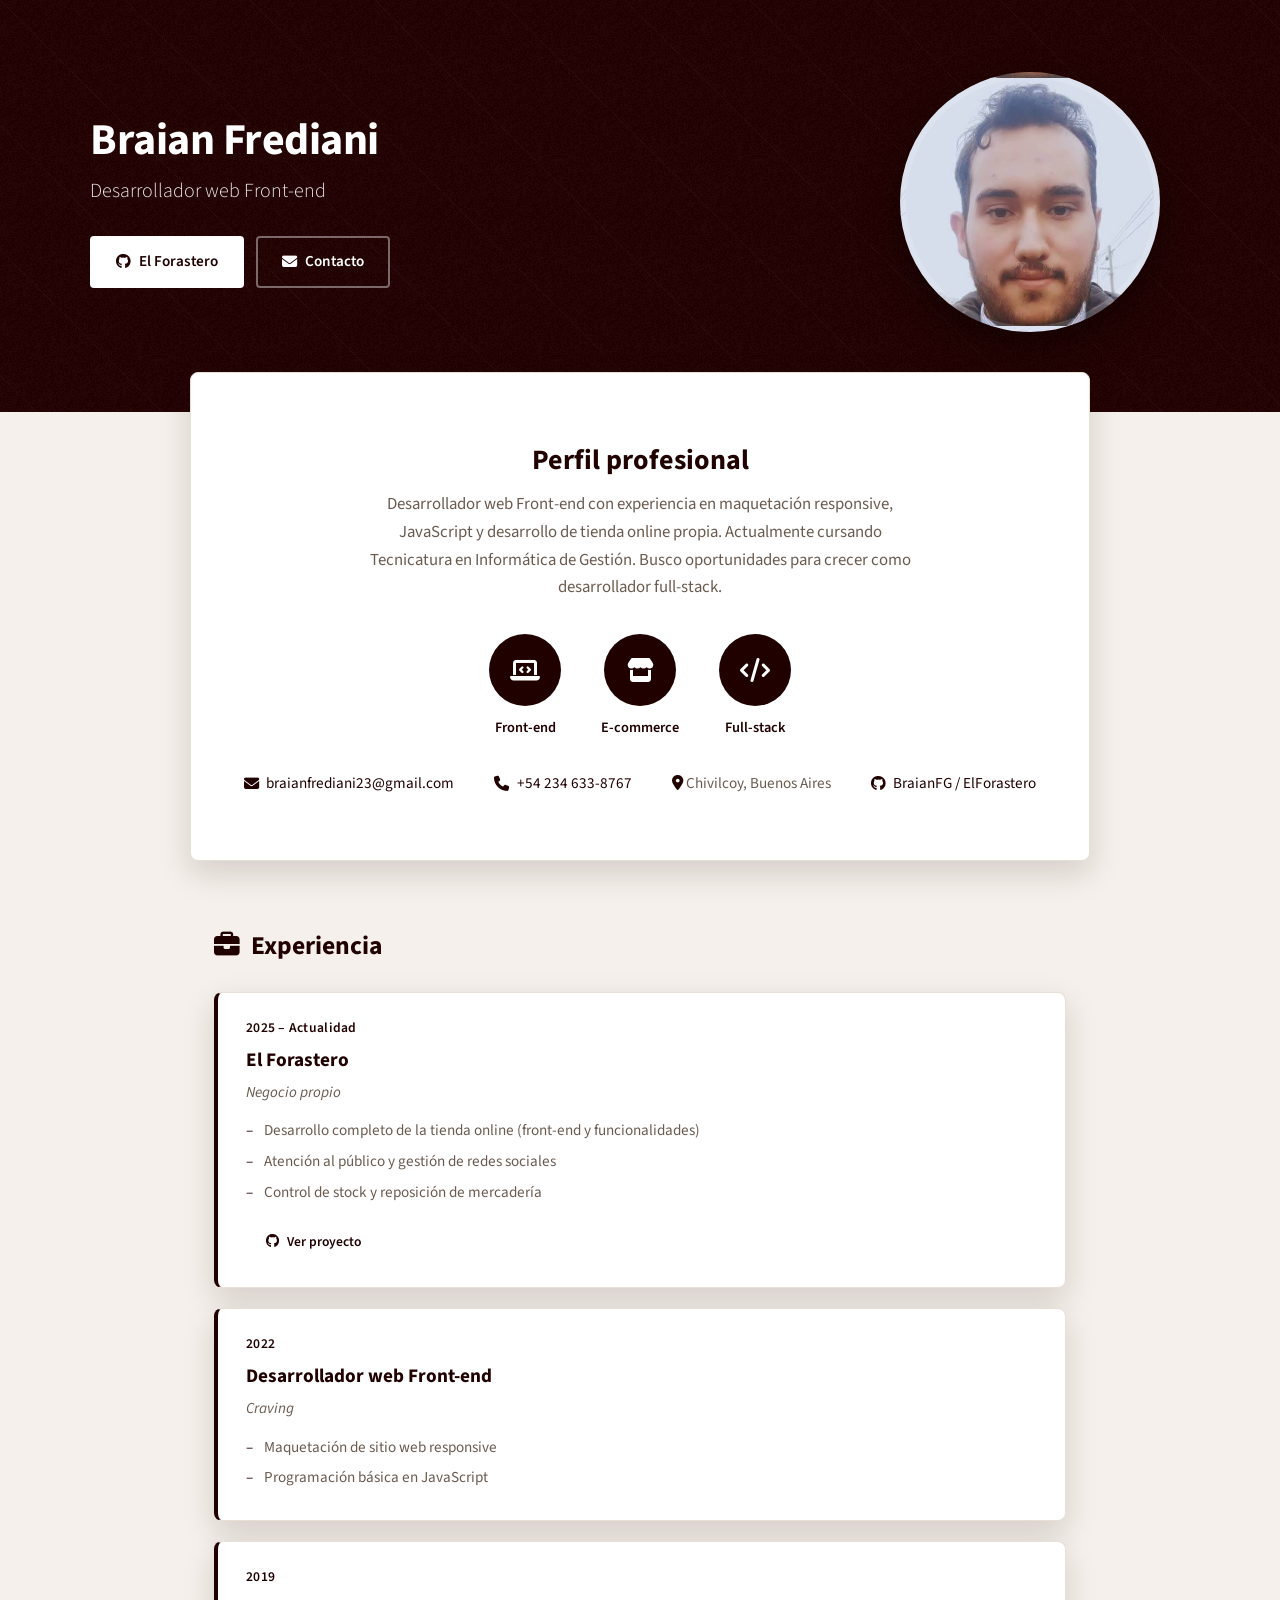
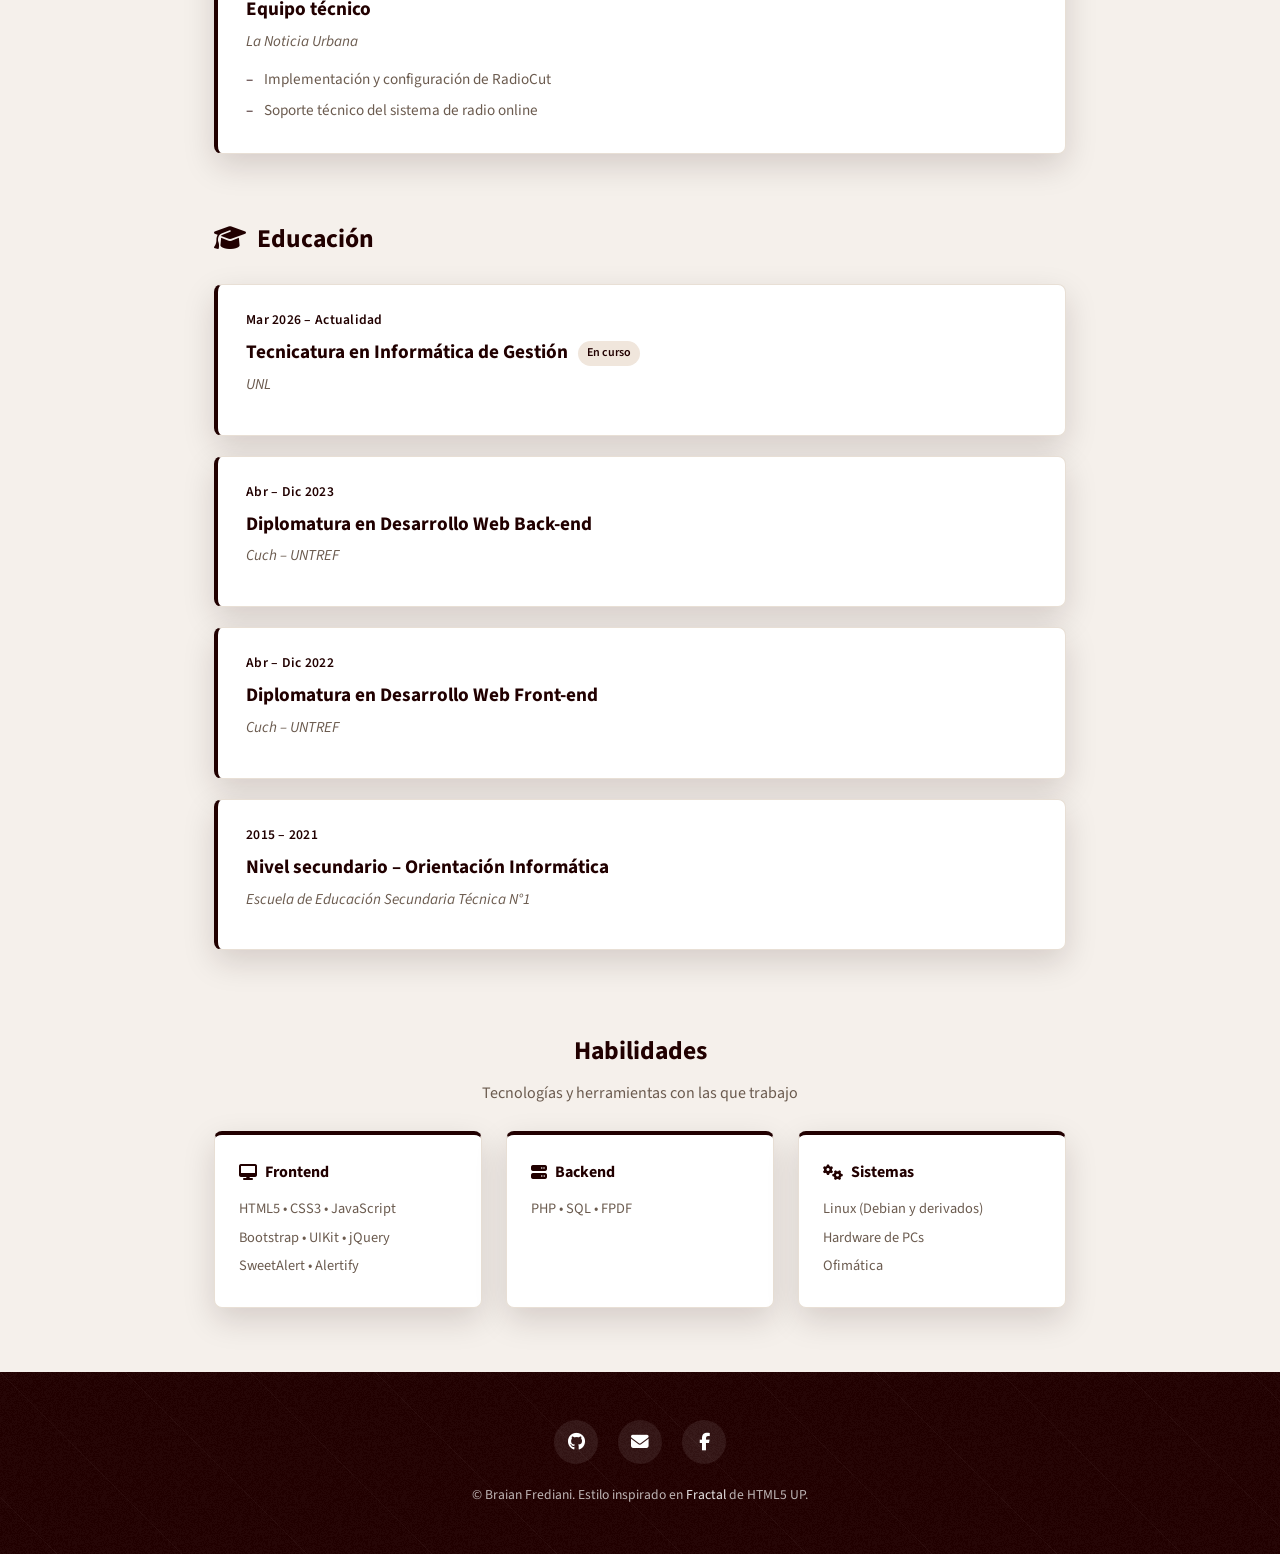
<file: braian/index.html>
<!DOCTYPE html>
<html lang="es">
<head>
  <meta charset="UTF-8">
  <meta name="viewport" content="width=device-width, initial-scale=1.0">
  <title>Braian Frediani | Desarrollador Front-end</title>
  <!-- Descripción SEO -->
  <meta name="description" content="Desarrollador web Front-end con experiencia en maquetación responsive, JavaScript y desarrollo de tienda online propia. Actualmente cursando Tecnicatura en Informática de Gestión. Busco oportunidades para crecer como desarrollador full-stack.">
  <meta name="author" content="Braian Frediani">
  <!-- Open Graph -->
  <meta property="og:type" content="website">
  <meta property="og:title" content="Braian Frediani | Desarrollador Front-end">
  <meta property="og:description" content="Desarrollador web Front-end con experiencia en maquetación responsive, JavaScript y desarrollo de tienda online propia. Actualmente cursando Tecnicatura en Informática de Gestión. Busco oportunidades para crecer como desarrollador full-stack.">
  <meta property="og:image" content="https://elforasterocms.dev.ar/images/braian.jpeg">
  <meta property="og:image:alt" content="Foto de Braian Frediani">
  <meta property="og:locale" content="es_AR">
  <!-- Twitter Card -->
  <meta name="twitter:card" content="summary">
  <meta name="twitter:title" content="Braian Frediani | Desarrollador Front-end">
  <meta name="twitter:description" content="Desarrollador web Front-end con experiencia en maquetación responsive, JavaScript y desarrollo de tienda online propia. Actualmente cursando Tecnicatura en Informática de Gestión. Busco oportunidades para crecer como desarrollador full-stack.">
  <meta name="twitter:image" content="https://elforasterocms.dev.ar/images/braian.jpeg">
  <link rel="preconnect" href="https://fonts.googleapis.com">
  <link rel="preconnect" href="https://fonts.gstatic.com" crossorigin>
  <link href="https://fonts.googleapis.com/css2?family=Source+Sans+3:wght@300;400;600;700&display=swap" rel="stylesheet">
  <link rel="stylesheet" href="https://cdnjs.cloudflare.com/ajax/libs/font-awesome/6.5.1/css/all.min.css">
  <style>
    :root {
      --bg: #f5f0eb;
      --white: #ffffff;
      --text: #210000;
      --muted: #6b5b4f;
      --accent: #210000;
      --accent-dark: #210000;
      --accent-light: #3a1a0a;
      --dark: #210000;
      --dark-soft: #3a1a0a;
      --border: #e8dfd5;
      --shadow: 0 0.5rem 1.5rem rgba(33, 0, 0, 0.12);
      --card-shadow: 0 0.75rem 2rem rgba(33, 0, 0, 0.15);
    }
    * {
      margin: 0;
      padding: 0;
      box-sizing: border-box;
    }
    html {
      scroll-behavior: smooth;
    }
    body {
      font-family: 'Source Sans 3', system-ui, -apple-system, sans-serif;
      background: var(--bg);
      color: var(--text);
      line-height: 1.65;
      font-size: 16px;
    }
    a {
      color: var(--accent);
      text-decoration: none;
      transition: color 0.2s;
    }
    a:hover {
      color: var(--accent-light);
    }

    /* ========== HEADER (estilo Fractal) ========== */
    #header {
      background: #210000;
      color: #fff;
      padding: 4.5rem 2rem 5rem;
      position: relative;
      overflow: hidden;
        background-image: url('../assets/css/images/overlay.png'), url('../assets/css/images/pattern-size1.svg');
    }
    #header .inner {
      max-width: 1100px;
      margin: 0 auto;
      display: grid;
      grid-template-columns: 1fr 320px;
      gap: 3rem;
      align-items: center;
    }
    #header h1 {
      font-size: 2.75rem;
      font-weight: 700;
      letter-spacing: -0.5px;
      line-height: 1.15;
      margin-bottom: 0.5rem;
    }
    #header h1 a {
      color: #fff;
      text-decoration: none;
    }
    #header .role {
      font-size: 1.25rem;
      font-weight: 300;
      opacity: 0.9;
      margin-bottom: 1.75rem;
    }
    #header .actions {
      list-style: none;
      display: flex;
      flex-wrap: wrap;
      gap: 0.75rem;
    }

    .button {
      display: inline-flex;
      align-items: center;
      gap: 0.5rem;
      padding: 0.7rem 1.5rem;
      border-radius: 4px;
      font-weight: 600;
      font-size: 0.95rem;
      transition: all 0.2s;
      border: 2px solid transparent;
      cursor: pointer;
    }
    .button.primary {
      background: #fff;
      color: #210000;
    }
    .button.primary:hover {
      background: #f0e6dc;
      color: #210000;
    }
    .button.secondary {
      background: transparent;
      border-color: rgba(255,255,255,0.4);
      color: #fff;
    }
    .button.secondary:hover {
      border-color: #fff;
      color: #fff;
    }
    /* Avatar estilo círculo */
    .header-avatar {
      width: 260px;
      height: 260px;
      border-radius: 50%;
      background-image: url('../images/braian.jpeg');
      background-size: cover;
      background-position: center;
      border: 6px solid rgba(255,255,255,0.15);
      box-shadow: 0 1rem 2.5rem rgba(0,0,0,0.4);
      margin: 0 auto;
    }
    /* ========== SECCIONES ========== */
    .wrapper {
      max-width: 900px;
      margin: 0 auto;
      padding: 4rem 1.5rem;
    }
    .wrapper.special {
      text-align: center;
      background: var(--white);
      box-shadow: var(--card-shadow);
      margin-top: -2.5rem;
      border-radius: 8px;
      position: relative;
      z-index: 2;
      max-width: 900px;
      border: 1px solid var(--border);
    }
    .wrapper.special h2 {
      font-size: 1.75rem;
      font-weight: 700;
      color: var(--dark);
      margin-bottom: 0.5rem;
    }
    .wrapper.special p.lead {
      color: var(--muted);
      max-width: 560px;
      margin: 0 auto 2rem;
      font-size: 1.05rem;
    }
    /* Iconos estilo Fractal */
    .icons-major {
      list-style: none;
      display: flex;
      justify-content: center;
      flex-wrap: wrap;
      gap: 2.5rem;
      margin-top: 1.5rem;
    }
    .icons-major li {
      text-align: center;
    }
    .icons-major .icon {
      display: inline-flex;
      align-items: center;
      justify-content: center;
      width: 4.5rem;
      height: 4.5rem;
      border-radius: 50%;
      background: var(--accent);
      color: #fff;
      font-size: 1.5rem;
      margin-bottom: 0.6rem;
      transition: transform 0.2s, background 0.2s;
    }
    .icons-major li:hover .icon {
      transform: scale(1.08);
      background: var(--accent-light);
    }
    .icons-major span.label {
      display: block;
      font-size: 0.9rem;
      font-weight: 600;
      color: var(--dark);
    }
    /* Contacto rápido */
    .contact-bar {
      display: flex;
      flex-wrap: wrap;
      justify-content: center;
      gap: 1.5rem 2.5rem;
      margin-top: 2rem;
      font-size: 0.95rem;
      color: var(--muted);
    }
    .contact-bar a {
      display: inline-flex;
      align-items: center;
      gap: 0.45rem;
      color: var(--text);
    }
    .contact-bar a:hover {
      color: var(--accent);
    }
    .contact-bar i {
      color: var(--accent);
    }
    /* ========== CARDS DE EXPERIENCIA / EDUCACIÓN ========== */
    .cards-grid {
      display: grid;
      grid-template-columns: 1fr;
      gap: 1.25rem;
      margin-top: 0.5rem;
    }
    .exp-card {
      background: var(--white);
      border-radius: 8px;
      padding: 1.5rem 1.75rem;
      box-shadow: var(--card-shadow);
      border: 1px solid var(--border);
      border-left: 4px solid var(--accent);
      transition: transform 0.2s, box-shadow 0.2s;
      text-align: left;
    }
    .exp-card:hover {
      transform: translateY(-2px);
      box-shadow: 0 1rem 2.5rem rgba(33, 0, 0, 0.18);
    }
    .exp-card .meta {
      font-size: 0.85rem;
      color: var(--accent);
      font-weight: 600;
      margin-bottom: 0.35rem;
      letter-spacing: 0.02em;
    }
    .exp-card h3 {
      font-size: 1.2rem;
      font-weight: 700;
      color: var(--dark);
      margin-bottom: 0.2rem;
    }
    .exp-card .company {
      font-style: italic;
      color: var(--muted);
      font-size: 0.95rem;
      margin-bottom: 0.85rem;
    }
    .exp-card ul {
      list-style: none;
      padding-left: 0;
      margin-bottom: 0;
    }
    .exp-card ul li {
      position: relative;
      padding-left: 1.15rem;
      margin-bottom: 0.35rem;
      color: var(--muted);
      font-size: 0.95rem;
    }
    .exp-card ul li::before {
      content: "–";
      position: absolute;
      left: 0;
      color: var(--accent);
    }
    .exp-card .card-actions {
      margin-top: 1rem;
    }
    .badge {
      display: inline-block;
      background: #f0e6dc;
      color: var(--dark);
      font-size: 0.75rem;
      font-weight: 600;
      padding: 0.15rem 0.55rem;
      border-radius: 999px;
      margin-left: 0.4rem;
      vertical-align: middle;
    }
    /* Skills grid */
    .skills-grid {
      display: grid;
      grid-template-columns: repeat(auto-fit, minmax(220px, 1fr));
      gap: 1.5rem;
      margin-top: 1.5rem;
    }
    .skill-card {
      background: var(--white);
      border-radius: 8px;
      padding: 1.5rem;
      box-shadow: var(--card-shadow);
      border: 1px solid var(--border);
      border-top: 4px solid var(--accent);
      transition: transform 0.2s, box-shadow 0.2s;
    }
    .skill-card:hover {
      transform: translateY(-3px);
      box-shadow: 0 1rem 2.5rem rgba(33, 0, 0, 0.2);
    }
    .skill-card h4 {
      font-size: 1rem;
      font-weight: 700;
      margin-bottom: 0.75rem;
      color: var(--dark);
      display: flex;
      align-items: center;
      gap: 0.5rem;
    }
    .skill-card h4 i {
      color: var(--accent);
    }
    .skill-card ul {
      list-style: none;
      font-size: 0.9rem;
      color: var(--muted);
    }
    .skill-card ul li {
      margin-bottom: 0.3rem;
    }
    /* Section titles */
    .section-title {
      font-size: 1.6rem;
      font-weight: 700;
      color: var(--dark);
      margin-bottom: 1.5rem;
    }
    .section-title i {
      color: var(--accent);
      margin-right: 0.4rem;
    }
    /* ========== FOOTER ========== */
    #footer {
      background: #210000;
      background-image: url('../assets/css/images/overlay.png'), url('../assets/css/images/pattern-size1.svg');
      color: rgba(255,255,255,0.7);
      text-align: center;
      padding: 3rem 1.5rem;
    }
    #footer .icons {
      list-style: none;
      display: flex;
      justify-content: center;
      gap: 1.25rem;
      margin-bottom: 1.25rem;
    }
    #footer .icons a {
      display: inline-flex;
      align-items: center;
      justify-content: center;
      width: 2.75rem;
      height: 2.75rem;
      border-radius: 50%;
      background: rgba(255,255,255,0.08);
      color: #fff;
      font-size: 1.1rem;
      transition: background 0.2s;
    }
    #footer .icons a:hover {
      background: rgba(255,255,255,0.2);
      color: #fff;
    }
    #footer .copyright {
      font-size: 0.85rem;
    }
    #footer .copyright a {
      color: rgba(255,255,255,0.9);
    }
    /* ========== RESPONSIVE ========== */
    @media (max-width: 900px) {
      #header .inner {
        grid-template-columns: 1fr;
        text-align: center;
      }
      .header-avatar {
        width: 200px;
        height: 200px;
        order: -1;
      }
      #header .actions {
        justify-content: center;
      }
      #header h1 {
        font-size: 2.2rem;
      }
    }
    @media (max-width: 480px) {
      #header {
        padding: 3rem 1.25rem 4rem;
      }
      #header h1 {
        font-size: 1.85rem;
      }
      .wrapper.special {
        margin-top: -1.5rem;
        padding: 2.5rem 1.25rem;
      }
      .icons-major {
        gap: 1.5rem;
      }
      .exp-card {
        padding: 1.25rem 1.35rem;
      }
    }
  </style>
</head>
<body>
  <!-- Header estilo Fractal -->
  <header id="header">
    <div class="inner">
      <div class="content">
        <h1><a href="#">Braian Frediani</a></h1>
        <p class="role">Desarrollador web Front-end</p>
        <ul class="actions">
          <li>
            <a href="https://github.com/BraianFG/ElForastero" target="_blank" rel="noopener" class="button primary">
              <i class="fab fa-github"></i> El Forastero
            </a>
          </li>
          <li>
            <a href="mailto:braianfrediani23@gmail.com" class="button secondary">
              <i class="fas fa-envelope"></i> Contacto
            </a>
          </li>
        </ul>
      </div>
      <div class="header-avatar" role="img" aria-label="Foto de Braian Frediani"></div>
    </div>
  </header>

  <!-- Sección especial: Perfil + Contacto -->
  <section class="wrapper special">
    <h2>Perfil profesional</h2>
    <p class="lead">
      Desarrollador web Front-end con experiencia en maquetación responsive, JavaScript y desarrollo de tienda online propia. Actualmente cursando Tecnicatura en Informática de Gestión. Busco oportunidades para crecer como desarrollador full-stack.
    </p>
    <ul class="icons-major">
      <li>
        <span class="icon"><i class="fas fa-laptop-code"></i></span>
        <span class="label">Front-end</span>
      </li>
      <li>
        <span class="icon"><i class="fas fa-store"></i></span>
        <span class="label">E-commerce</span>
      </li>
      <li>
        <span class="icon"><i class="fas fa-code"></i></span>
        <span class="label">Full-stack</span>
      </li>
    </ul>
    <div class="contact-bar">
      <a href="mailto:braianfrediani23@gmail.com"><i class="fas fa-envelope"></i> braianfrediani23@gmail.com</a>
      <a href="tel:+542346338767"><i class="fas fa-phone"></i> +54 234 633-8767</a>
      <span><i class="fas fa-map-marker-alt"></i> Chivilcoy, Buenos Aires</span>
      <a href="https://github.com/BraianFG/ElForastero" target="_blank" rel="noopener"><i class="fab fa-github"></i> BraianFG / ElForastero</a>
    </div>
  </section>

  <!-- Experiencia -->
  <section class="wrapper" id="experiencia">
    <h2 class="section-title">
      <i class="fas fa-briefcase"></i> Experiencia
    </h2>
    <div class="cards-grid">
      <article class="exp-card">
        <div class="meta">2025 – Actualidad</div>
        <h3>El Forastero</h3>
        <div class="company">Negocio propio</div>
        <ul>
          <li>Desarrollo completo de la tienda online (front-end y funcionalidades)</li>
          <li>Atención al público y gestión de redes sociales</li>
          <li>Control de stock y reposición de mercadería</li>
        </ul>
        <div class="card-actions">
          <a href="https://github.com/BraianFG/ElForastero" target="_blank" rel="noopener" class="button primary" style="font-size:0.85rem; padding:0.5rem 1.1rem;">
            <i class="fab fa-github"></i> Ver proyecto
          </a>
        </div>
      </article>

      <article class="exp-card">
        <div class="meta">2022</div>
        <h3>Desarrollador web Front-end</h3>
        <div class="company">Craving</div>
        <ul>
          <li>Maquetación de sitio web responsive</li>
          <li>Programación básica en JavaScript</li>
        </ul>
      </article>

      <article class="exp-card">
        <div class="meta">2019</div>
        <h3>Equipo técnico</h3>
        <div class="company">La Noticia Urbana</div>
        <ul>
          <li>Implementación y configuración de RadioCut</li>
          <li>Soporte técnico del sistema de radio online</li>
        </ul>
      </article>
    </div>
  </section>

  <!-- Educación -->
  <section class="wrapper" style="padding-top:0;" id="educacion">
    <h2 class="section-title">
      <i class="fas fa-graduation-cap"></i> Educación
    </h2>
    <div class="cards-grid">
      <article class="exp-card">
        <div class="meta">Mar 2026 – Actualidad</div>
        <h3>Tecnicatura en Informática de Gestión <span class="badge">En curso</span></h3>
        <div class="company">UNL</div>
      </article>

      <article class="exp-card">
        <div class="meta">Abr – Dic 2023</div>
        <h3>Diplomatura en Desarrollo Web Back-end</h3>
        <div class="company">Cuch – UNTREF</div>
      </article>

      <article class="exp-card">
        <div class="meta">Abr – Dic 2022</div>
        <h3>Diplomatura en Desarrollo Web Front-end</h3>
        <div class="company">Cuch – UNTREF</div>
      </article>

      <article class="exp-card">
        <div class="meta">2015 – 2021</div>
        <h3>Nivel secundario – Orientación Informática</h3>
        <div class="company">Escuela de Educación Secundaria Técnica N°1</div>
      </article>
    </div>
  </section>

  <!-- Habilidades -->
  <section class="wrapper" style="padding-top:1rem; padding-bottom:4rem;" id="habilidades">
    <h2 class="section-title" style="text-align:center; margin-bottom:0.5rem;">
      Habilidades
    </h2>
    <p style="text-align:center; color:var(--muted); margin-bottom:1.5rem;">Tecnologías y herramientas con las que trabajo</p>
    <div class="skills-grid">
      <div class="skill-card">
        <h4><i class="fas fa-desktop"></i> Frontend</h4>
        <ul>
          <li>HTML5 • CSS3 • JavaScript</li>
          <li>Bootstrap • UIKit • jQuery</li>
          <li>SweetAlert • Alertify</li>
        </ul>
      </div>
      <div class="skill-card">
        <h4><i class="fas fa-server"></i> Backend</h4>
        <ul>
          <li>PHP • SQL • FPDF</li>
        </ul>
      </div>
      <div class="skill-card">
        <h4><i class="fas fa-cogs"></i> Sistemas</h4>
        <ul>
          <li>Linux (Debian y derivados)</li>
          <li>Hardware de PCs</li>
          <li>Ofimática</li>
        </ul>
      </div>
    </div>
  </section>

  <!-- Footer -->
  <footer id="footer">
    <ul class="icons">
      <li>
        <a href="https://github.com/BraianFG/ElForastero" target="_blank" rel="noopener" title="GitHub">
          <i class="fab fa-github"></i>
        </a>
      </li>
      <li>
        <a href="mailto:braianfrediani23@gmail.com" title="Email">
          <i class="fas fa-envelope"></i>
        </a>
      </li>
      <li>
        <a href="https://www.facebook.com/profile.php?id=100039770924026" target="_blank" rel="noopener" title="Facebook">
          <i class="fab fa-facebook-f"></i>
        </a>
      </li>
    </ul>
    <p class="copyright">
      &copy; Braian Frediani. Estilo inspirado en <a href="https://html5up.net/fractal" target="_blank" rel="noopener">Fractal</a> de HTML5 UP.
    </p>
  </footer>
</body>
</html>
</file>
